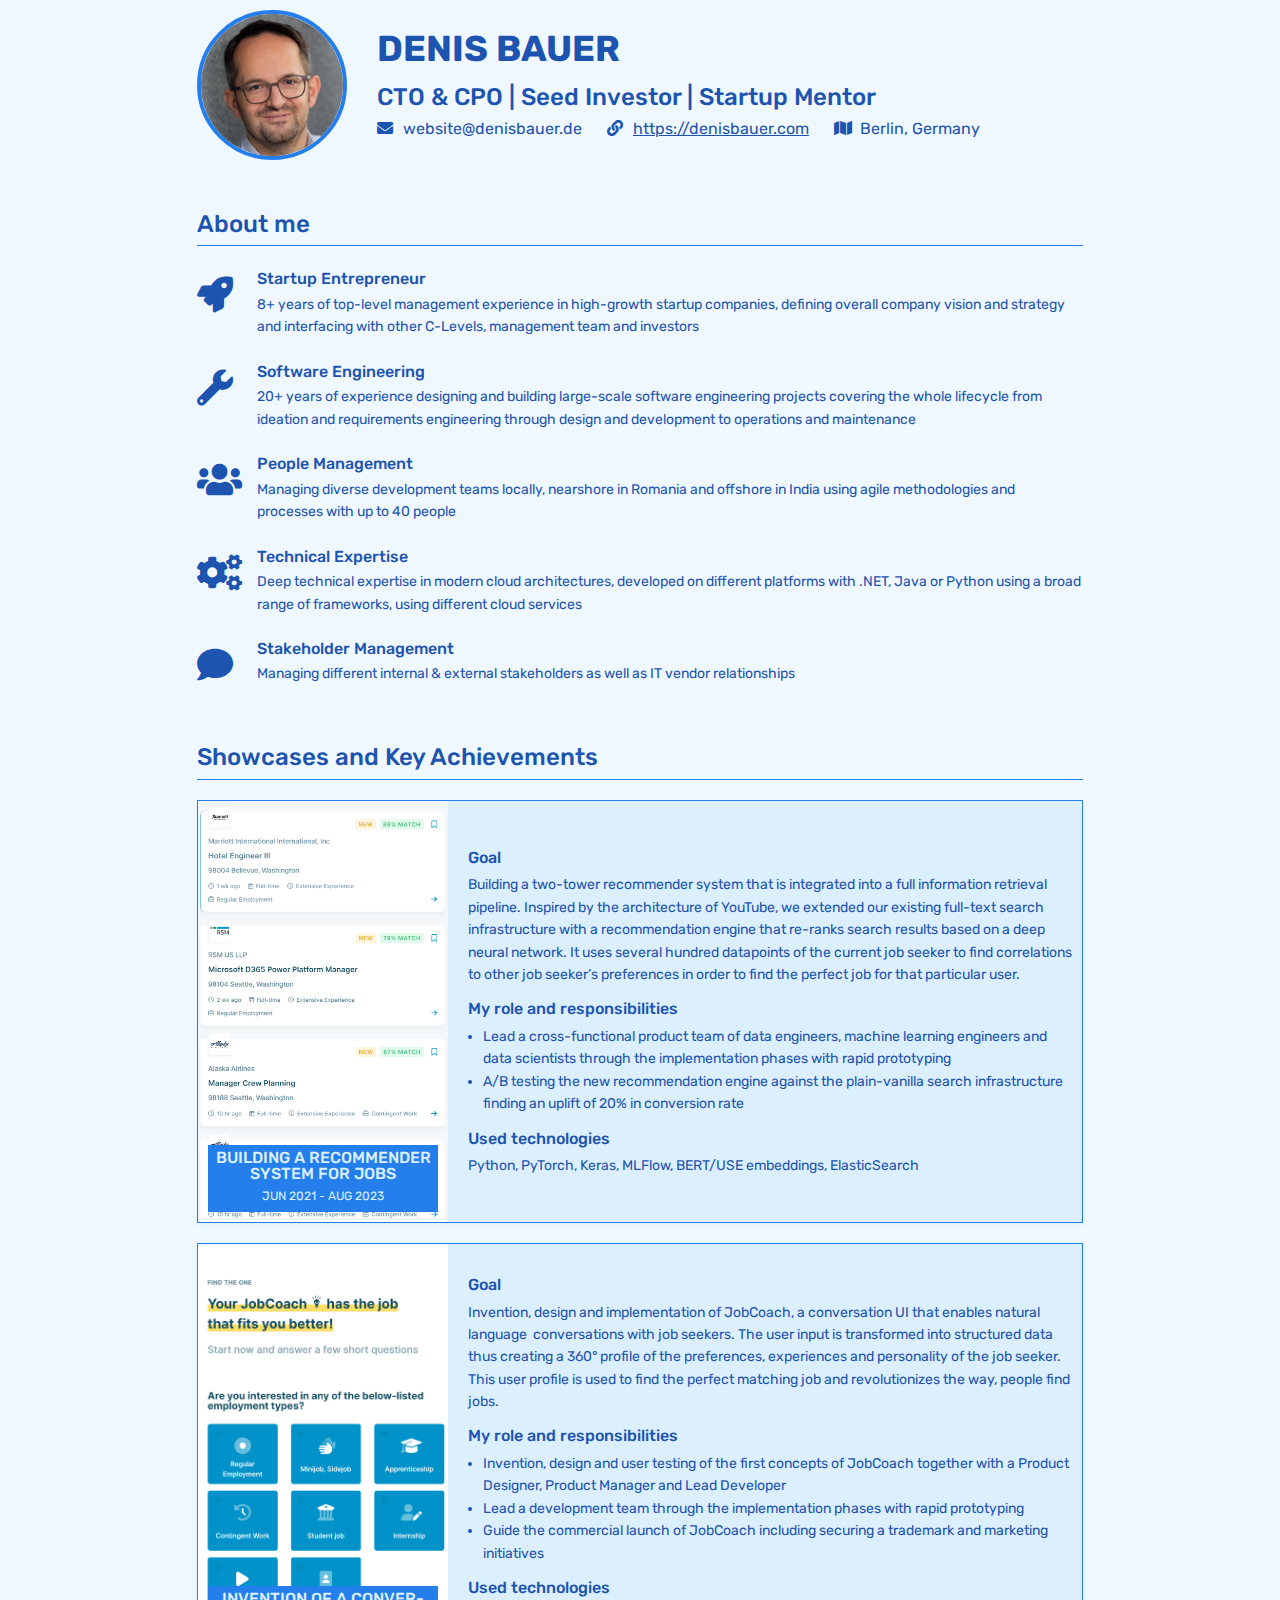
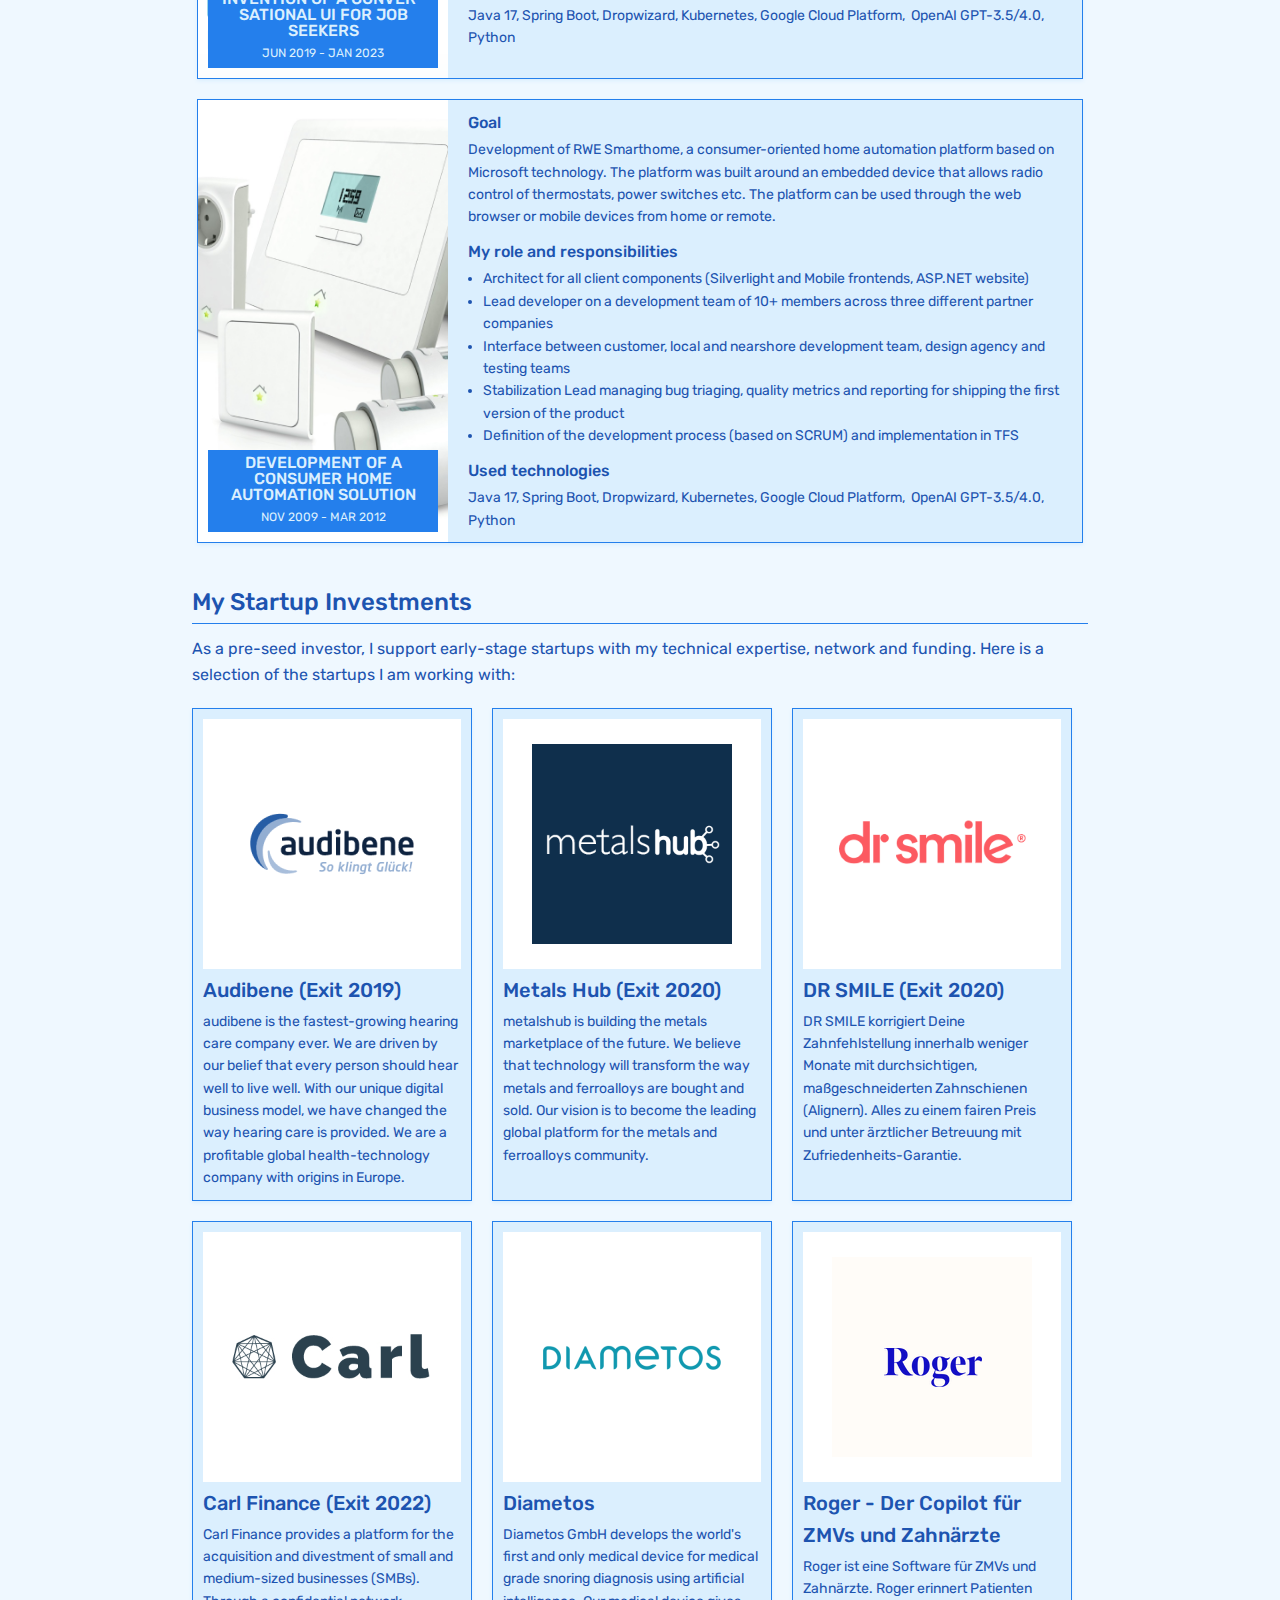
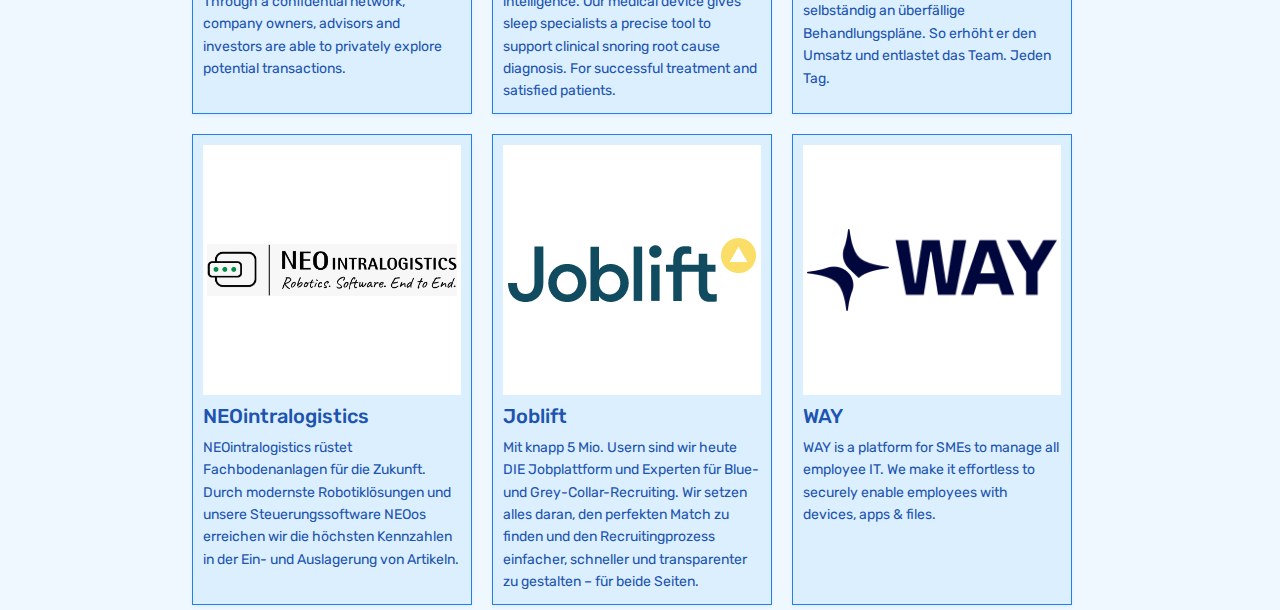
<file: index.htm>
<!DOCTYPE html>
<html lang="en">

<head>
    <meta charset="utf-8">
    <meta http-equiv="X-UA-Compatible" content="IE=edge">
    <meta name="viewport" content="width=device-width, initial-scale=1">

    <title>Denis Bauer, CTO&amp;CPO | Seed Investor | Startup Mentor</title>
    <meta name="description" content="Denis Bauer is a technology professional combining experience in business, tech and leadership with an entrepreneurial spirit" />

    <meta name='robots' content='index, follow, max-image-preview:large, max-snippet:-1, max-video-preview:-1' />

    <link rel="canonical" href="https://denisbauer.com/" />

    <!-- Twitter Card -->
    <meta name="twitter:card" content="summary_large_image">
    <meta name="twitter:site" content="@denisbauer" />
    <meta name="twitter:title" content="Denis Bauer, CTO&amp;CPO | Seed Investor | Startup Mentor">
    <meta name="twitter:description" content="Denis Bauer is a technology professional combining experience in business, tech and leadership with an entrepreneurial spirit.">
    <meta name="twitter:image:src" content="images/Denis.jpg">

    <!-- Facebook OpenGraph -->
    <meta property="og:title" content="Denis Bauer, CTO&amp;CPO | Seed Investor | Startup Mentor">
    <meta property="og:description" content="Denis Bauer is a technology professional combining experience in business, tech and leadership with an entrepreneurial spirit" />
    <meta property="og:image" content="images/Denis.jpg">
    <meta property="og:locale" content="en_US" />
    <meta property="og:type" content="website" />
    <meta property="og:url" content="https://denisbauer.com/" />
    <meta property="og:site_name" content="Denis Bauer" />

    <!-- schema.org -->
    <script type="application/ld+json" class="yoast-schema-graph">{"@context":"https://schema.org","@graph":[{"@type":"WebPage","@id":"https://denisbauer.com/","url":"https://denisbauer.com/","name":"Denis Bauer, CTO and Software Architect & Investor","isPartOf":{"@id":"https://denisbauer.com/#website"},"about":{"@id":"https://denisbauer.com/#/schema/person/7a1f94ca9eaeac4d99ddc9cc652b657b"},"datePublished":"2017-08-18T17:47:34+00:00","dateModified":"2023-10-01T12:15:35+00:00","description":"Denis Bauer is a technology professional combining experience in business, tech and leadership with an entrepreneurial spirit","breadcrumb":{"@id":"https://denisbauer.com/#breadcrumb"},"inLanguage":"en-US","potentialAction":[{"@type":"ReadAction","target":["https://denisbauer.com/"]}]},{"@type":"BreadcrumbList","@id":"https://denisbauer.com/#breadcrumb","itemListElement":[{"@type":"ListItem","position":1,"name":"Home"}]},{"@type":"WebSite","@id":"https://denisbauer.com/#website","url":"https://denisbauer.com/","name":"Denis Bauer","description":"","publisher":{"@id":"https://denisbauer.com/#/schema/person/7a1f94ca9eaeac4d99ddc9cc652b657b"},"potentialAction":[{"@type":"SearchAction","target":{"@type":"EntryPoint","urlTemplate":"https://denisbauer.com/?s={search_term_string}"},"query-input":"required name=search_term_string"}],"inLanguage":"en-US"},{"@type":["Person","Organization"],"@id":"https://denisbauer.com/#/schema/person/7a1f94ca9eaeac4d99ddc9cc652b657b","name":"denisbauer","image":{"@type":"ImageObject","inLanguage":"en-US","@id":"https://denisbauer.com/#/schema/person/image/","url":"/wp-content/uploads/2021/10/2021Denis.jpg","contentUrl":"/wp-content/uploads/2021/10/2021Denis.jpg","width":250,"height":250,"caption":"denisbauer"},"logo":{"@id":"https://denisbauer.com/#/schema/person/image/"}}]}</script>

    <!-- Fonts -->
    <link rel="preconnect" href="https://fonts.gstatic.com">
    <link rel="preload" href="https://fonts.googleapis.com/css2?family=Rubik:wght@400;500;600;700&display=swap" as="style">
    <link rel="preload" href="https://fonts.googleapis.com/css2?family=Inter:wght@400;500;600;700&display=swap" as="style">
    <link rel="preload" href="styles/Font Awesome 5 Free-Solid-900.otf" as="font" type="font/otf" crossorigin>
    <link href="https://fonts.googleapis.com/css2?family=Rubik:wght@400;500;600;700&display=swap" rel="stylesheet">
    <link href="https://fonts.googleapis.com/css2?family=Inter:wght@400;500;600;700&display=swap" rel="stylesheet">

    <style>
            @font-face {
            font-family: "Font Awesome 5 Free-Solid";
            font-style: normal;
            font-weight: 400;
            src: url('styles/Font Awesome 5 Free-Solid-900.otf') format("opentype");
        }
    </style>

    <!-- Google -->
	<meta name="google-site-verification" content="6ocaCEtf9QIaabbJaYGxhDmDdrskljeVIRKXBUwI0Kw" />
    <!-- Google Tag Manager -->
    <script>(function(w,d,s,l,i){w[l]=w[l]||[];w[l].push({'gtm.start':
        new Date().getTime(),event:'gtm.js'});var f=d.getElementsByTagName(s)[0],
        j=d.createElement(s),dl=l!='dataLayer'?'&l='+l:'';j.async=true;j.src=
        'https://www.googletagmanager.com/gtm.js?id='+i+dl;f.parentNode.insertBefore(j,f);
        })(window,document,'script','dataLayer','GTM-5R3GZVS');</script>
        <!-- End Google Tag Manager -->

    <link rel="stylesheet" href="styles/normalize.css">

    <style>
        body {
            font-family: "Rubik", "Inter", Helvetica Neue, Helvetica, Arial, sans-serif;
            font-size: 14px;
            line-height: 1.6;
            overflow-x: hidden;
            color: var(--text-color-normal);
            background-color: var(--background-color-normal);
            -webkit-font-smoothing: antialiased;
            -moz-osx-font-smoothing: grayscale;

            --font-family-font_awesome_5_free-solid: "Font Awesome 5 Free-Solid", Helvetica;

            --c-50: #EFF8FF;
            --c-100: #DBEFFE;
            --c-200: #BFE4FE;
            --c-300: #92D4FE;
            --c-400: #5FBBFB;
            --c-500: #3A9CF7;
            --c-600: #247FEC;
            --c-700: #1C68D9;
            --c-800: #1D54B0;
            --c-900: #1D498B;
            --c-950: #19325D;
            --c-990: #0c172b;

            --font-size-xxxl: 48px;
            --font-size-xxl: 36px;
            --font-size-xl: 24px;
            --font-size-l: 20px;
            --font-size-m: 16px;
            --font-size-s: 14px;
            --font-size-xs: 12px;

            display: flex;
            justify-content: center;
            padding: 5px;
        }

        a { color: var(--text-color-normal); }
        a:visited { color: var(--text-color-highlight); }

        @media(prefers-color-scheme: light) {
            body.color-scheme-dynamic {
                --background-color-normal: var(--c-50);
                --background-color-card: var(--c-100);
                --background-color-box: var(--c-600);

                --text-color-normal: var(--c-800);
                --text-color-highlight: var(--c-900);
                --text-color-inverted: var(--c-100);
            }
        }

        @media(prefers-color-scheme: dark) {
            body.color-scheme-dynamic {
                --background-color-normal: var(--c-990);
                --background-color-card: var(--c-950);
                --background-color-box: var(--c-200);

                --text-color-normal: var(--c-100);
                --text-color-highlight: var(--c-50);
                --text-color-inverted: var(--c-800);
            }
        }

        * {
            box-sizing: border-box;
        }

        .main-content {
            display: flex;
            flex-direction: column;
            flex: 1;
            gap: 35px;
            max-width: 896px;
        }
        
        .separator-line {
            align-self: stretch;
            height: 1px;
            background-color: var(--background-color-box);
        }

        .page-header {
            display: flex;
            flex-direction: row;
            flex: 1;
            flex-wrap: wrap;
            gap: 20px;
            padding: 5px;
            
            .mugshot {
                align-self: stretch;
                object-fit: cover;
                max-width: 150px;
                max-height: 150px;
                border: 4px solid var(--background-color-box);
                border-radius: 50%;
            }

            .text-panel {
                display: flex;
                flex-direction: column;
                align-items: flex-start;
                flex: 1;
                padding: 10px;

                .title {
                    font-size: var(--font-size-xxl);
                    font-weight: 700;
                }
                .subtitle {
                    font-size: var(--font-size-xl);
                    font-weight: 500;
                }

                .contact-panel {
                    display: flex;
                    flex-direction: row;
                    flex: 1;
                    flex-wrap: wrap;
                    gap: 5px 25px;

                    .contact-item {
                        display: flex;
                        flex-direction: row;
                        align-self: stretch;
                        flex: 0 0 auto;
                        gap: 10px;

                        .icon {
                            font-family: var(--font-family-font_awesome_5_free-solid);
                            font-size: var(--font-size-m);
                            text-align: center;
                            width: 16px;
                        }

                        .text {
                            font-size: var(--font-size-m);
                        }
                    }
                }
           }
        }

        .about-me {
            display: flex;
            flex-direction: column;
            align-items: flex-start;
            flex: 0 0 auto;
            gap: 20px;
            padding: 5px;

            .title-panel {
                align-self: stretch;
                display: flex;
                flex-direction: column;
                align-items: flex-start;
                flex: 0 0 auto;
                gap: 2px;

                .title {
                    font-size: var(--font-size-xl);
                    font-weight: 500;
                    margin: 0px;
                }
            }

            .about-me-item {
                display: flex;
                align-items: flex-start;
                flex: 0 0 auto;
                gap: 10px;

                .icon {
                    font-family: var(--font-family-font_awesome_5_free-solid);
                    font-size: var(--font-size-xxl);
                    width: 50px;
                }

                .text-panel {
                    display: flex;
                    flex-direction: column;
                    justify-content: center;
                    align-items: flex-start;
                    flex: 1;
                    flex-grow: 1;
                    gap: 2px;

                    .header {
                        font-size: var(--font-size-m);
                        font-weight: 500;
                    }

                    .description {
                        font-size: var(--font-size-s);
                        margin: 0px;
                    }
                }
            }
        }

        .showcase-card-list {
            display: flex;
            flex-direction: column;
            align-items: flex-start;
            flex: 0 0 auto;
            gap: 20px;
            padding: 5px;

            .title-box {
                align-self: stretch;
                display: flex;
                flex-direction: column;
                align-items: flex-start;
                flex: 0 0 auto;
                gap: 2px;

                .title {
                    font-size: var(--font-size-xl);
                    font-weight: 500;
                }
            }

            .showcase-card {
                align-self: stretch;
                display: flex;
                align-items: center;
                flex-wrap: wrap;
                gap: 10px;
                background-color: var(--background-color-card);
                border: 0.5px solid;
                border-color: var(--background-color-box);
                box-shadow: 0px 2px 4px var(--background-color-card);
                overflow: hidden;
                width: 100%;

                .hero-panel {
                    align-self: stretch;
                    display: flex;
                    position: relative;

                    .hero-image {
                        align-self: stretch;
                        object-fit: cover;
                        max-width: 250px;
                    }
                    
                    .title-background {
                        background-color: var(--background-color-box);
                        position: absolute;
                        bottom: 10px;
                        left: 10px;
                        margin-right: 10px;
                        display: flex;
                        flex-direction: column;
                        gap: 5px;
                        padding: 5px;
                    }    
                    
                    .title {
                        font-size: var(--font-size-m);
                        font-weight: 500;
                        color: var(--text-color-inverted);
                        line-height: var(--font-size-m);
                        text-align: center;
                    }

                    .timeframe {
                        font-size: var(--font-size-xs);
                        color: var(--text-color-inverted);
                        text-align: center;
                    }
                }

                .info-panel {
                    display: flex;
                    flex-direction: column;
                    justify-content: center;
                    align-items: flex-start;
                    gap: 10px;
                    flex: 1;
                    padding: 10px;
                    min-width: 300px;

                    .section {
                        align-self: stretch;
                        display: flex;
                        flex-direction: column;
                        justify-content: center;
                        align-items: flex-start;
                        flex: 0 0 auto;
                        gap: 4px;
                        width: 100%;

                        .header {
                            font-size: var(--font-size-m);
                            font-weight: 500;
                        }

                        .description {
                            font-size: var(--font-size-s);
                            margin: 0px;
                        }
                        .description-list {
                            font-size: var(--font-size-s);
                            margin: 0px;
                            padding-inline-start: 15px;
                        }
                    }
                }
            }
        }

        .investement-list {
            display: flex;
            flex-direction: row;
            flex-wrap: wrap;
            flex: 0 0 auto;
            gap: 20px;

            .title-box {
                align-self: stretch;
                display: flex;
                flex-direction: column;
                align-items: flex-start;
                gap: 2px;

                .title {
                    font-size: var(--font-size-xl);
                    font-weight: 500;
                }
                .subtitle {
                    font-size: var(--font-size-m);
                    font-weight: 400;
                    margin-top: 10px;
                }
            }

            .investment-card {
                display: flex;
                flex-direction: column;
                flex: 0 0 280px;
                gap: 5px;

                background-color: var(--background-color-card);
                border: 0.5px solid;
                border-color: var(--background-color-box);
                box-shadow: 0px 2px 4px var(--background-color-card);
                overflow: hidden;
                padding: 10px;
                text-decoration: none;

                .logo-container {
                    height: 250px;
                    display: flex;
                    justify-content: center;
                    align-items: center;
                    background-color: white;

                    .logo {
                        max-width: 250px;
                        height: auto;
                        object-fit: scale-down;
                    }
                }

                .title {
                    font-size: var(--font-size-l);
                    font-weight: 500;
                }

                .description {
                    font-size: var(--font-size-s);
                    margin: 0px;
                }
            }
        }

    </style>
</head>

<body class="color-scheme-dynamic">
    <div class="main-content">
        <div class="page-header">
            <img class="mugshot" src="images/Denis.jpg" alt="Mugshot" width="150" height="150"/>

            <div class="text-panel">
                <h1 class="title">DENIS BAUER</h1>
                <h2 class="subtitle">
                    CTO &amp; CPO | Seed Investor | Startup Mentor
                </h2>
                <div class="contact-panel">
                    <div class="contact-item">
                        <div class="icon">envelope</div>
                        <div class="text">
                                website@denisbauer.de</div>
                        </div>
                    <div class="contact-item">
                        <div class="icon">link</div>
                        <a href="https://denisbauer.com" target="_blank" rel="noopener">
                            <div class="text">https://denisbauer.com</div>
                        </a>
                    </div>
                    <div class="contact-item">
                        <div class="icon">map</div>
                        <div class="text">
                            Berlin, Germany</div>
                    </div>
                </div>
            </div>
        </div>


        <div class="about-me">
            <div class="title-panel">
                <div class="title">About me</div>
                
                <div class="separator-line"></div>
            </div>
            <div class="about-me-item">
                <div class="icon">rocket</div>
                <div class="text-panel">
                    <div class="header">
                        Startup Entrepreneur
                    </div>
                    <p class="description">
                        8+ years of top-level management experience in high-growth
                        startup companies, defining overall company vision and strategy and interfacing with other
                        C-Levels, management team and investors
                    </p>
                </div>
            </div>
            <div class="about-me-item">
                <div class="icon">wrench</div>
                <div class="text-panel">
                    <div class="header">
                        Software Engineering
                    </div>
                    <p class="description">
                        20+ years of experience designing and building large-scale
                        software engineering projects covering the whole lifecycle from ideation and requirements
                        engineering through design and development to operations and maintenance
                    </p>
                </div>
            </div>
            <div class="about-me-item">
                <div class="icon">users</div>
                <div class="text-panel">
                    <div class="header">
                        People Management
                    </div>
                    <p class="description">Managing diverse development teams locally, nearshore in
                        Romania and offshore in India using agile methodologies and processes with up to 40 people
                    </p>
                </div>
            </div>
            <div class="about-me-item">
                <div class="icon">cogs</div>
                <div class="text-panel">
                    <div class="header">
                        Technical Expertise
                    </div>
                    <p class="description">
                        Deep technical expertise in modern cloud architectures,
                        developed on different platforms with .NET, Java or Python using a broad range of
                        frameworks, using different cloud services
                    </p>
                </div>
            </div>
            <div class="about-me-item">
                <div class="icon">comment</div>
                <div class="text-panel">
                    <div class="header">
                        Stakeholder Management
                    </div>
                    <p class="description">
                        Managing different internal &amp; external stakeholders as well as IT vendor relationships
                    </p>
                </div>
            </div>
        </div>


        <div class="showcase-card-list">
            <div class="title-box">
                <div class="title">
                    Showcases and Key Achievements
                </div>
                <div class="separator-line"></div>
            </div>
            <div class="showcase-card">
                <div class="hero-panel">
                    <img class="hero-image"
                        loading="lazy"
                        src="images/showcases/HeroRecommender.png"
                        alt="HeroImage" />
                    <div class="title-background">
                        <div class="title">
                            BUILDING A RECOMMENDER SYSTEM FOR JOBS
                        </div>
                        <div class="timeframe">
                            JUN 2021 - AUG 2023
                        </div>
                    </div>
                </div>
                <div class="info-panel">
                    <div class="section">
                        <div class="header">
                            Goal
                        </div>
                        <div class="description">
                            Building a two-tower recommender system that is
                            integrated into a full information retrieval pipeline. Inspired by the architecture of
                            YouTube, we extended our existing full-text search infrastructure with a recommendation
                            engine that re-ranks search results based on a deep neural network. It uses several
                            hundred datapoints of the current job seeker to find correlations to other job seeker’s
                            preferences in order to find the perfect job for that particular user.
                        </div>
                    </div>
                    <div class="section">
                        <div class="header">
                            My role and responsibilities
                        </div>
                        <ul class="description-list">
                            <li>
                            Lead a cross-functional product team of data engineers,
                            machine learning engineers and data scientists through the implementation phases with
                            rapid prototyping</li>
                            <li>A/B testing the new recommendation engine against the plain-vanilla
                            search infrastructure finding an uplift of 20% in conversion rate</li>
                        </ul>
                    </div>
                    <div class="section">
                        <div class="header">
                            Used technologies
                        </div>
                        <div class="description">
                            Python, PyTorch, Keras, MLFlow, BERT/USE embeddings, ElasticSearch
                        </div>
                    </div>
                </div>
            </div>
            <div class="showcase-card">
                <div class="hero-panel">
                    <img class="hero-image"
                        loading="lazy"
                        src="images/showcases/HeroJobCoach.png"
                        alt="HeroImage" />
                    <div class="title-background">
                        <div class="title">
                            INVENTION OF A CONVER-SATIONAL UI FOR JOB SEEKERS
                        </div>
                        <div class="timeframe">
                            JUN 2019 - JAN 2023
                        </div>
                    </div>
                </div>
                <div class="info-panel">
                    <div class="section">
                        <div class="header">
                            Goal
                        </div>
                        <div class="description">
                            Invention, design and implementation of JobCoach, a
                            conversation UI that enables natural language&nbsp;&nbsp;conversations with job seekers.
                            The user input is transformed into structured data thus creating a 360° profile of the
                            preferences, experiences and personality of the job seeker. This user profile is used to
                            find the perfect matching job and revolutionizes the way, people find jobs.
                        </div>
                    </div>
                    <div class="section">
                        <div class="header">
                            My role and responsibilities
                        </div>
                        <ul class="description-list">
                            <li>
                                Invention, design and user testing of the first
                                concepts of JobCoach together with a Product Designer, Product Manager and Lead
                                Developer
                            </li>
                            <li>
                                Lead a development team through the implementation phases with rapid
                                prototyping
                            </li>
                            <li>
                                Guide the commercial launch of JobCoach including securing a trademark
                                and marketing initiatives
                            </li>
                        </ul>
                    </div>
                    <div class="section">
                        <div class="header">
                            Used technologies
                        </div>
                        <div class="description">
                            Java 17, Spring Boot, Dropwizard, Kubernetes, Google Cloud Platform,&nbsp;&nbsp;OpenAI GPT-3.5/4.0, Python
                        </div>
                    </div>
                </div>
            </div>
            <div class="showcase-card">
                <div class="hero-panel">
                    <img class="hero-image"
                        loading="lazy"
                        src="images/showcases/HeroSmarthome.png"
                        alt="HeroImage" />
                    <div class="title-background">
                        <div class="title">
                            DEVELOPMENT OF A CONSUMER HOME AUTOMATION SOLUTION
                        </div>
                        <div class="timeframe">
                            NOV 2009 - MAR 2012
                        </div>
                    </div>
                </div>
                <div class="info-panel">
                    <div class="section">
                        <div class="header">
                            Goal
                        </div>
                        <div class="description">
                            Development of RWE Smarthome, a consumer-oriented home
                            automation platform based on Microsoft technology. The platform was built around an
                            embedded device that allows radio control of thermostats, power switches etc. The
                            platform can be used through the web browser or mobile devices from home or remote.
                        </div>
                    </div>
                    <div class="section">
                        <div class="header">
                            My role and responsibilities
                        </div>
                        <ul class="description-list">
                            <li>
                                Architect for all client components (Silverlight and
                                Mobile frontends, ASP.NET website)
                            </li>
                            <li>
                                Lead developer on a development team of 10+
                                members across three different partner companies
                            </li>
                            <li>
                                Interface between customer, local
                                and nearshore development team, design agency and testing teams
                            </li>
                            <li>
                                Stabilization Lead
                                managing bug triaging, quality metrics and reporting for shipping the first version of
                                the product
                            </li>
                            <li>
                                Definition of the development process (based on SCRUM) and implementation
                                in TFS
                            </li>
                        </ul>
                    </div>
                    <div class="section">
                        <div class="header">
                            Used technologies
                        </div>
                        <div class="description">
                            Java 17, Spring Boot, Dropwizard, Kubernetes, Google Cloud Platform,&nbsp;&nbsp;OpenAI GPT-3.5/4.0, Python
                        </div>
                    </div>
                </div>
            </div>
        </div>


        <div class="investement-list">
            <div class="title-box">
                <div class="title">
                    My Startup Investments
                </div>
                <div class="separator-line"></div>
                <div class="subtitle">
                    As a pre-seed investor, I support early-stage startups with my technical expertise, network and funding.
                    Here is a selection of the startups I am working with:
                </div>
            </div>
            <a class="investment-card" href="https://www.audibene.de/" target="_blank" rel="noopener">
                <div class="logo-container">
                    <img class="logo" alt="Logo Audibene" src="images/investments/Audibene.png" />
                </div>
                <div class="title">
                    Audibene (Exit 2019)
                </div>
                <div class="description">
                    audibene is the fastest-growing hearing care company ever. We are driven by our belief that every 
                    person should hear well to live well. With our unique digital business model, we have changed the 
                    way hearing care is provided. We are a profitable global health-technology company with origins in 
                    Europe.
                </div>
            </a>
            <a class="investment-card" href="http://www.metals-hub.com/" target="_blank" rel="noopener">
                <div class="logo-container">
                    <img class="logo" alt="Logo Metals Hub" src="images/investments/MetalsHub.png" />
                </div>
                <div class="title">
                    Metals Hub (Exit 2020)
                </div>
                <div class="description">
                    metalshub is building the metals marketplace of the future. 
                    We believe that technology will transform the way metals and ferroalloys are bought and sold. 
                    Our vision is to become the leading global platform for the metals and ferroalloys community.
                </div>
            </a>
            <a class="investment-card" href="https://drsmile.de/" target="_blank" rel="noopener">
                <div class="logo-container">
                    <img class="logo" alt="Logo Dr Smile" src="images/investments/DrSmile.png" />
                </div>
                <div class="title">
                    DR SMILE (Exit 2020)
                </div>
                <div class="description">
                    DR SMILE korrigiert Deine Zahnfehlstellung innerhalb weniger Monate mit durchsichtigen, 
                    maßgeschneiderten Zahnschienen (Alignern). Alles zu einem fairen Preis und unter ärztlicher 
                    Betreuung mit Zufriedenheits-Garantie.
                </div>
            </a>
            <a class="investment-card" href="https://www.carlfinance.de/" target="_blank" rel="noopener">
                <div class="logo-container">
                    <img class="logo" alt="Logo Carl Finance" src="images/investments/CarlFinance.png" />
                </div>
                <div class="title">
                    Carl Finance (Exit 2022)
                </div>
                <div class="description">
                    Carl Finance provides a platform for the acquisition and divestment of small and medium-sized businesses (SMBs). 
                    Through a confidential network, company owners, advisors and investors are able to privately explore 
                    potential transactions.
                </div>
            </a>
            <a class="investment-card" href="https://diametos.com/" target="_blank" rel="noopener">
                <div class="logo-container">
                    <img class="logo" alt="Logo Diametos" src="images/investments/Diametos.png" />
                </div>
                <div class="title">
                    Diametos
                </div>
                <div class="description">
                    Diametos GmbH develops the world's first and only medical device for medical grade snoring diagnosis 
                    using artificial intelligence. Our medical device gives sleep specialists a precise tool to support 
                    clinical snoring root cause diagnosis. For successful treatment and satisfied patients.
                </div>
            </a>
            <a class="investment-card" href="https://goroger.com/" target="_blank" rel="noopener">
                <div class="logo-container">
                    <img class="logo" alt="Logo Roger" src="images/investments/Roger.png" />
                </div>
                <div class="title">
                    Roger - Der Copilot für ZMVs und Zahnärzte
                </div>
                <div class="description">
                    Roger ist eine Software für ZMVs und Zahnärzte. Roger erinnert Patienten selbständig an überfällige 
                    Behandlungspläne. So erhöht er den Umsatz und entlastet das Team. Jeden Tag.
                </div>
            </a>
            <a class="investment-card" href="https://www.neointralogistics.com/" target="_blank" rel="noopener">
                <div class="logo-container">
                    <img class="logo" alt="Logo NEOintralogistics" src="images/investments/NEOintralogistics.jpg" />
                </div>
                <div class="title">
                    NEOintralogistics
                </div>
                <div class="description">
                    NEOintralogistics rüstet Fachbodenanlagen für die Zukunft. Durch modernste Robotiklösungen und 
                    unsere Steuerungssoftware NEOos erreichen wir die höchsten Kennzahlen in der Ein- und Auslagerung 
                    von Artikeln.
                </div>
            </a>
            <a class="investment-card" href="https://joblift.de/" target="_blank" rel="noopener">
                <div class="logo-container">
                    <img class="logo" alt="Logo Joblift" src="images/investments/Joblift.png" />
                </div>
                <div class="title">
                    Joblift
                </div>
                <div class="description">
                    Mit knapp 5 Mio. Usern sind wir heute DIE Jobplattform und Experten für Blue- und Grey-Collar-Recruiting. 
                    Wir setzen alles daran, den perfekten Match zu finden und den Recruitingprozess einfacher, schneller und transparenter zu 
                    gestalten – für beide Seiten. 
                </div>
            </a>
            <a class="investment-card" href="https://way.so/" target="_blank" rel="noopener">
                <div class="logo-container">
                    <img class="logo" alt="Logo Carl Finance" src="images/investments/Way.png" />
                </div>
                <div class="title">
                    WAY
                </div>
                <div class="description">
                    WAY is a platform for SMEs to manage all employee IT. We make it effortless to securely enable 
                    employees with devices, apps & files.
                </div>
            </a>
        </div>
    </div>

    <!-- Google Tag Manager (noscript) -->
    <noscript><iframe src="https://www.googletagmanager.com/ns.html?id=GTM-5R3GZVS"
        height="0" width="0" style="display:none;visibility:hidden"></iframe></noscript>
        <!-- End Google Tag Manager (noscript) -->
        
</body>

<!-- TODO:
-->
</file>
